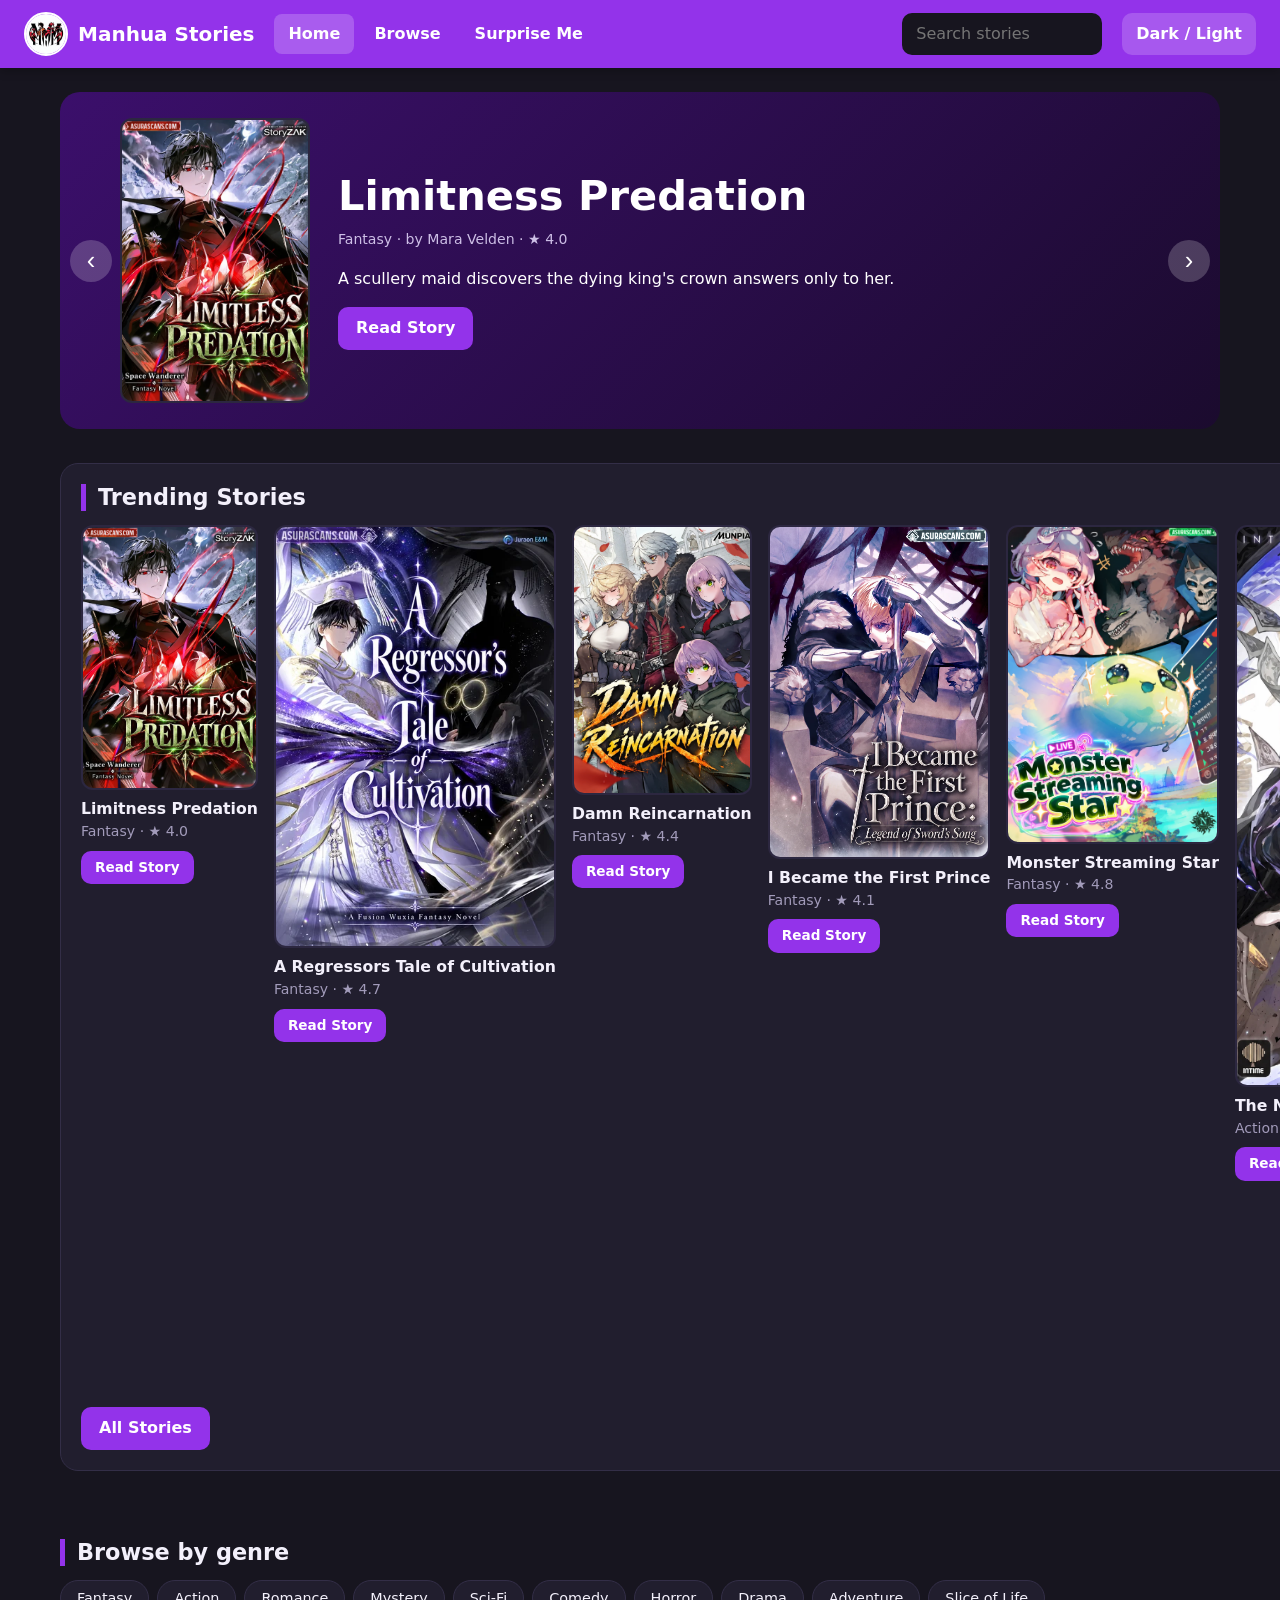
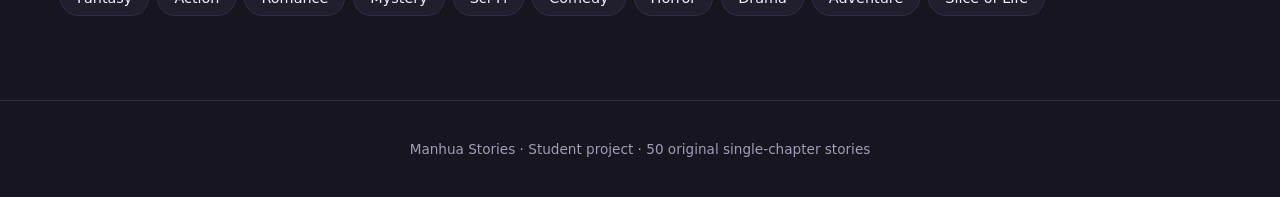
<file: index.html>
<!DOCTYPE html>
<html lang="en">
<head>
  <meta charset="utf-8">
  <meta name="viewport" content="width=device-width, initial-scale=1">
  <title>Manhua Stories</title>
  <link rel="stylesheet" href="css/style.css">
</head>
<body data-page="home">
  <header class="top">
    <div class="brand">
      <!-- LOGO: put your logo at images/logo.png -->
      <div class="pic logo"><img src="images/logo.png" alt="Site logo" onerror="this.remove()"><span>LOGO</span></div>
      <a class="name" href="index.html">Manhua Stories</a>
    </div>
    <nav aria-label="Main navigation">
      <a href="index.html">Home</a>
      <a href="browse.html">Browse</a>
      <a href="#" id="rand">Surprise Me</a>
    </nav>
    <form action="browse.html" role="search">
      <input type="search" name="q" id="search" placeholder="Search stories" aria-label="Search stories">
    </form>
    <button class="theme" id="themeBtn" type="button">Dark / Light</button>
  </header>

  <main>
    <section class="hero" aria-label="Featured stories">
      <div id="slides"></div>
      <button class="arrow l" id="prev" type="button" aria-label="Previous story">‹</button>
      <button class="arrow r" id="next" type="button" aria-label="Next story">›</button>
    </section>

    <div class="cols" style="margin-top:34px">
      <section class="panel">
        <h2 class="sec">Trending Stories</h2>
        <div class="row" id="trending"></div>
        <p style="margin:12px 0 0"><a class="btn" href="browse.html">All Stories</a></p>
      </section>
      <aside class="panel" aria-label="Popular stories">
        <h2 class="sec">Popular</h2>
        <ol id="popular"></ol>
      </aside>
    </div>

    <section style="margin-top:34px">
      <h2 class="sec">Browse by genre</h2>
      <div class="chips" id="genres"></div>
    </section>
  </main>

  <footer>
    <p>Manhua Stories · Student project · 50 original single-chapter stories</p>
  </footer>
  <script src="js/script.js"></script>
</body>
</html>
</file>
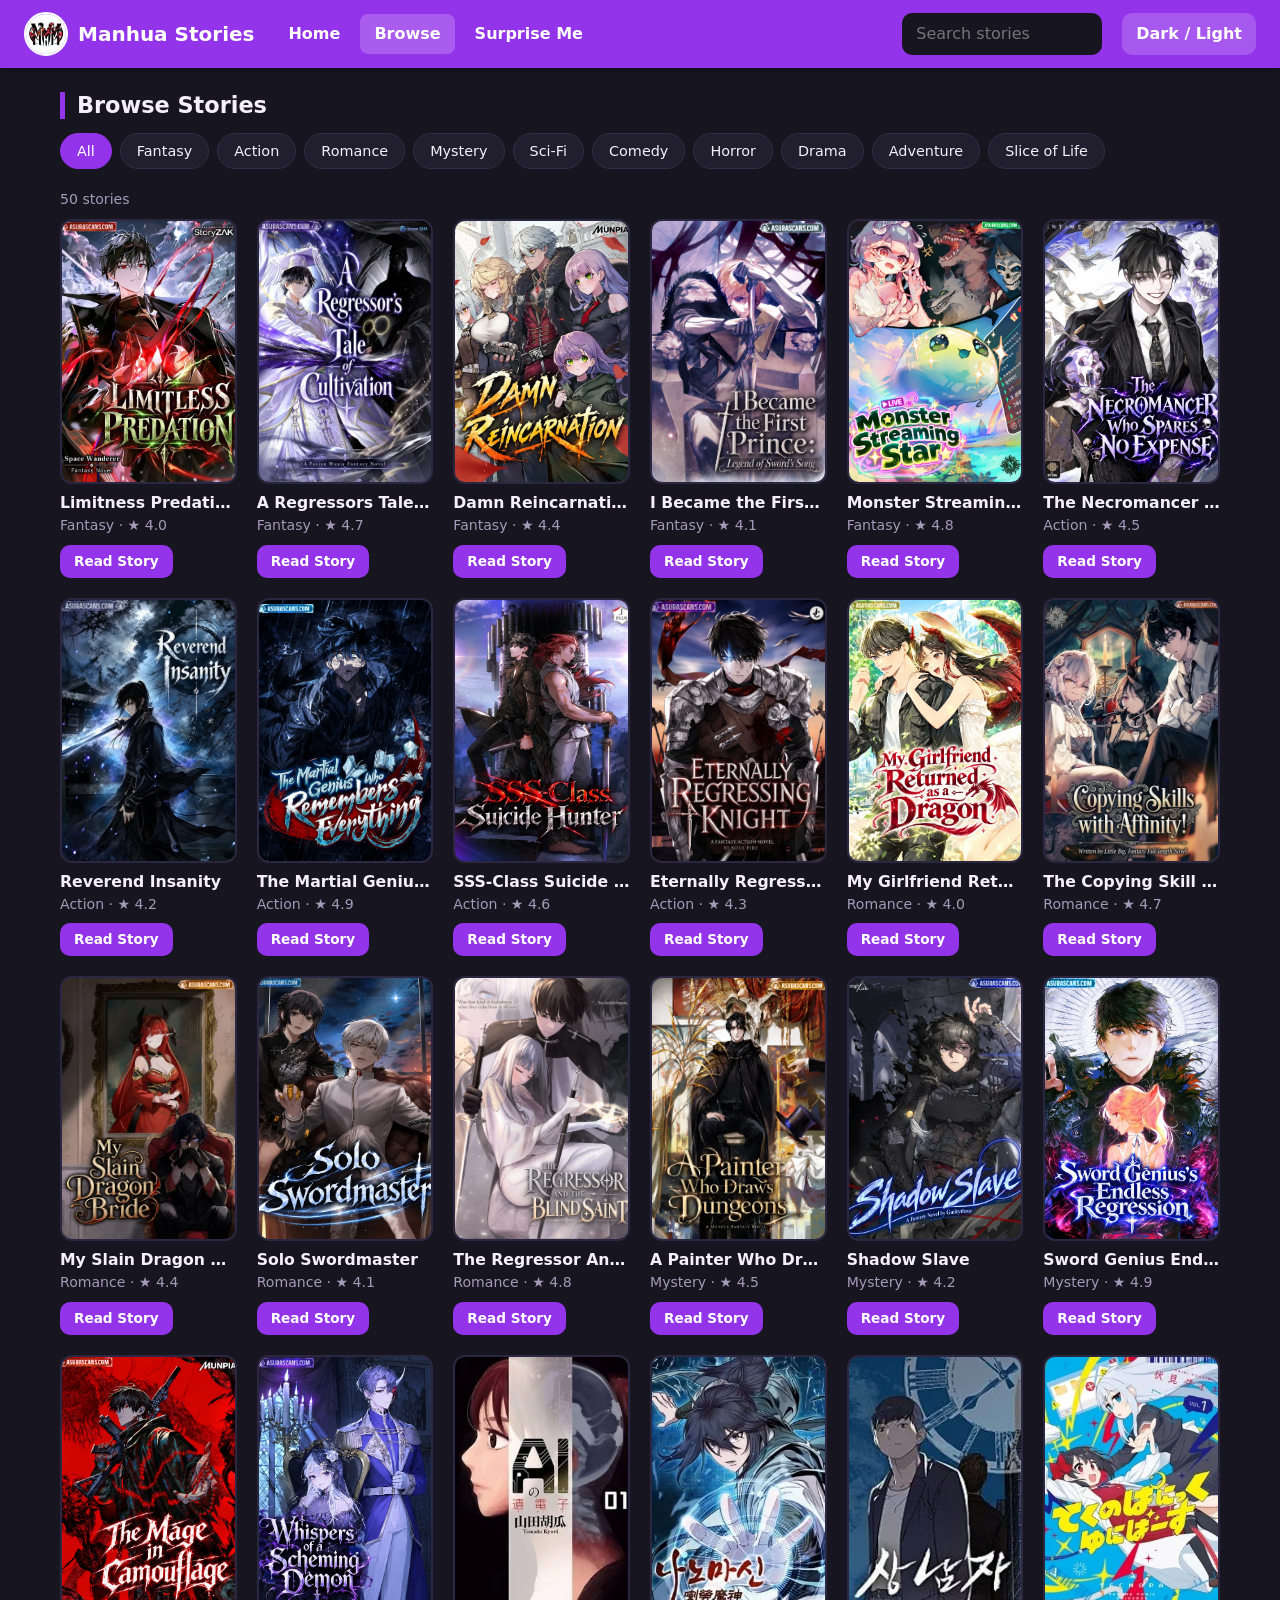
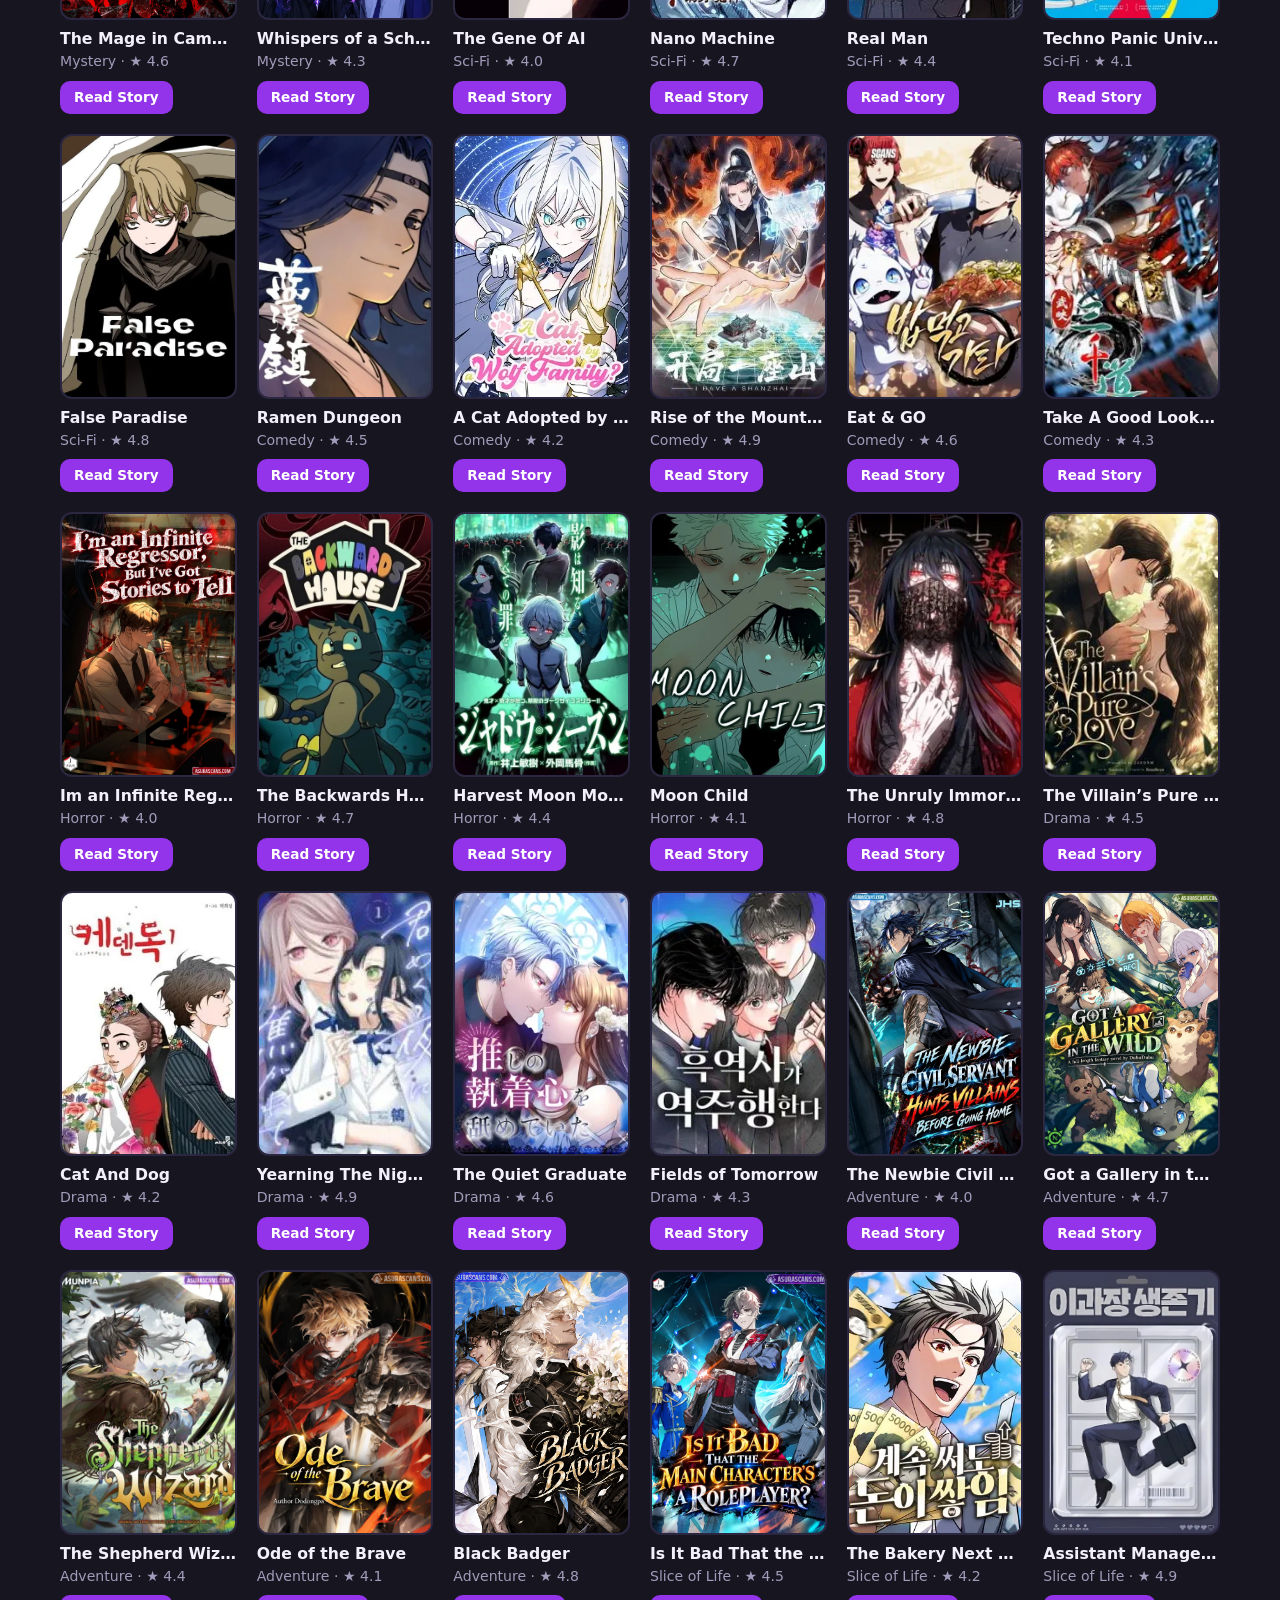
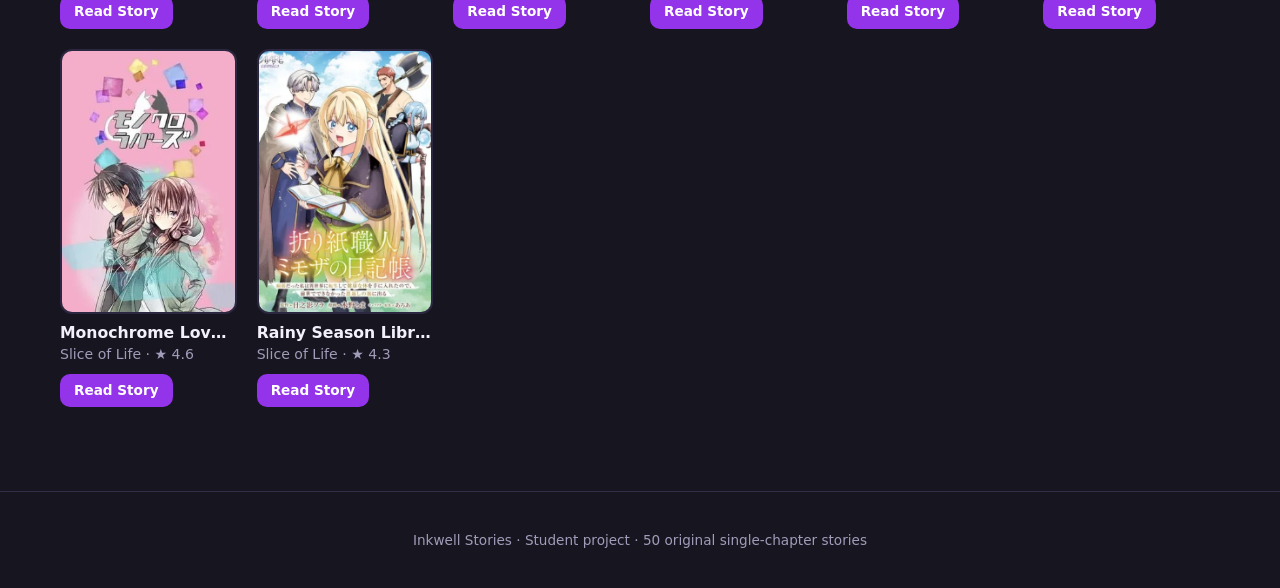
<file: browse.html>
<!DOCTYPE html>
<html lang="en">
<head>
  <meta charset="utf-8">
  <meta name="viewport" content="width=device-width, initial-scale=1">
  <title>Browse Stories - Manhua Stories</title>
  <link rel="stylesheet" href="css/style.css">
</head>
<body data-page="browse">
  <header class="top">
    <div class="brand">
      <!-- LOGO: put your logo at images/logo.png -->
      <div class="pic logo"><img src="images/logo.png" alt="Site logo" onerror="this.remove()"><span>LOGO</span></div>
      <a class="name" href="index.html">Manhua Stories</a>
    </div>
    <nav aria-label="Main navigation">
      <a href="index.html">Home</a>
      <a href="browse.html">Browse</a>
      <a href="#" id="rand">Surprise Me</a>
    </nav>
    <form action="browse.html" role="search">
      <input type="search" name="q" id="search" placeholder="Search stories" aria-label="Search stories">
    </form>
    <button class="theme" id="themeBtn" type="button">Dark / Light</button>
  </header>

  <main>
    <section>
      <h2 class="sec">Browse Stories</h2>
      <div class="chips" id="chips"></div>
      <p class="mu" id="count" aria-live="polite"></p>
      <div class="grid" id="grid"></div>
    </section>
  </main>

  <footer>
    <p>Inkwell Stories · Student project · 50 original single-chapter stories</p>
  </footer>
  <script src="js/script.js"></script>
</body>
</html>
</file>
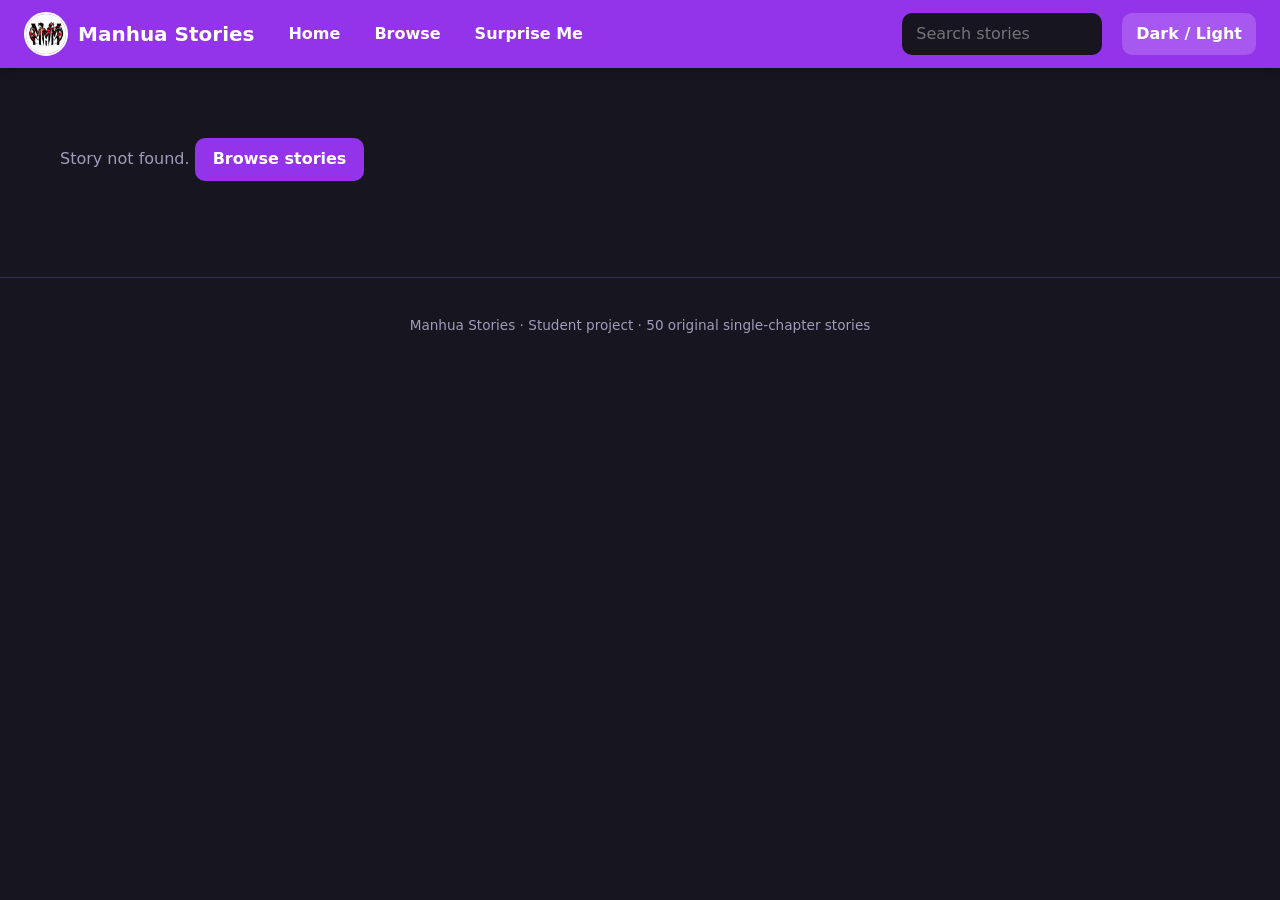
<file: story.html>
<!DOCTYPE html>
<html lang="en">
<head>
  <meta charset="utf-8">
  <meta name="viewport" content="width=device-width, initial-scale=1">
  <title>Manhua Stories</title>
  <link rel="stylesheet" href="css/style.css">
</head>
<body data-page="story">
  <div id="bar" aria-hidden="true"></div>
  <header class="top">
    <div class="brand">
      <!-- LOGO: put your logo at images/logo.png -->
      <div class="pic logo"><img src="images/logo.png" alt="Site logo" onerror="this.remove()"><span>LOGO</span></div>
      <a class="name" href="index.html">Manhua Stories</a>
    </div>
    <nav aria-label="Main navigation">
      <a href="index.html">Home</a>
      <a href="browse.html">Browse</a>
      <a href="#" id="rand">Surprise Me</a>
    </nav>
    <form action="browse.html" role="search">
      <input type="search" name="q" id="search" placeholder="Search stories" aria-label="Search stories">
    </form>
    <button class="theme" id="themeBtn" type="button">Dark / Light</button>
  </header>

  <main>
    <article id="story"></article>
  </main>

  <footer>
    <p>Manhua Stories · Student project · 50 original single-chapter stories</p>
  </footer>
  <script src="js/script.js"></script>
</body>
</html>
</file>
<file: css/style.css>
:root{--bg:#17151f;--sf:#211e2e;--tx:#f3f0fb;--mu:#a29bba;--ln:#332e47;--pu:#9333ea;--pu2:#7c22c9;--box:#2c2740}
[data-theme="light"]{--bg:#f4f1fa;--sf:#ffffff;--tx:#1c1730;--mu:#6c6585;--ln:#ddd5ee;--box:#e7e0f4}
*{box-sizing:border-box}
body{margin:0;background:var(--bg);color:var(--tx);font-family:"Segoe UI",system-ui,Arial,sans-serif;line-height:1.55}
a{color:inherit;text-decoration:none}
img{max-width:100%}
h1,h2,h3{line-height:1.2;margin:0 0 8px}
.mu{color:var(--mu);font-size:.88rem;margin:2px 0 8px}

/* header + nav */
.top{background:var(--pu);color:#fff;display:flex;align-items:center;gap:20px;padding:12px 24px;flex-wrap:wrap;position:sticky;top:0;z-index:10;box-shadow:0 2px 10px rgba(0,0,0,.3)}
.brand{display:flex;align-items:center;gap:10px}
.name{font-weight:800;font-size:1.25rem}
.top nav{display:flex;gap:6px}
.top nav a{padding:8px 14px;border-radius:8px;font-weight:600}
.top nav a:hover,.top nav a.on{background:rgba(255,255,255,.2)}
.top form{margin-left:auto;display:flex}
.top input{padding:9px 14px;border-radius:10px;border:0;background:#17151f;color:#fff;width:200px;font:inherit}
.theme{background:rgba(255,255,255,.18);color:#fff;border:0;border-radius:10px;padding:9px 14px;cursor:pointer;font:inherit;font-weight:600}
.theme:hover{background:rgba(255,255,255,.3)}

/* image placeholder boxes (label shows until a real image loads) */
.pic{position:relative;background:var(--box);border:2px dashed var(--mu);border-radius:12px;overflow:hidden;display:flex;align-items:center;justify-content:center;text-align:center;color:var(--mu);font-size:.75rem;font-weight:600;padding:6px;word-break:break-all}
.pic img{position:absolute;inset:0;width:100%;height:100%;object-fit:cover}
.pic img~span{display:none}
.pic:has(img){border-style:solid;border-color:transparent}
.pic.logo{width:44px;height:44px;font-size:.5rem;border-radius:50%;background:rgba(255,255,255,.2);color:#fff;border-color:#fff}
.pic.cv{aspect-ratio:2/3;width:100%}
.pic.wide{aspect-ratio:16/9;width:100%;margin:12px 0 18px}

main{max-width:1200px;margin:0 auto;padding:24px 20px 50px}
section{margin-bottom:34px}
h2.sec{font-size:1.4rem;margin:0 0 14px;padding-left:12px;border-left:5px solid var(--pu)}

/* hero slideshow */
.hero{position:relative;background:linear-gradient(135deg,#3b0f6b,#1b0b2e);border-radius:20px;padding:26px 60px;color:#fff;min-height:330px}
.slide{display:none;grid-template-columns:190px 1fr;gap:28px;align-items:center}
.slide.on{display:grid}
.slide h2{font-size:clamp(1.6rem,3.5vw,2.6rem)}
.slide .mu{color:#cdbfe6}
.arrow{position:absolute;top:50%;transform:translateY(-50%);width:42px;height:42px;border-radius:50%;border:0;background:rgba(255,255,255,.2);color:#fff;font-size:1.6rem;cursor:pointer}
.arrow:hover{background:var(--pu)}
.arrow.l{left:10px}.arrow.r{right:10px}

/* buttons */
.btn,button.btn{display:inline-block;background:var(--pu);color:#fff;border:0;border-radius:10px;padding:9px 18px;font:inherit;font-weight:700;cursor:pointer;transition:background .2s,transform .2s}
.btn:hover{background:var(--pu2);transform:translateY(-2px)}
.btn.alt{background:var(--sf);color:var(--tx);border:1px solid var(--ln)}
.btn.alt:hover{border-color:var(--pu)}
.btn.liked{background:#e0245e}

/* layout */
.cols{display:grid;grid-template-columns:1fr 320px;gap:24px;align-items:start}
.panel{background:var(--sf);border:1px solid var(--ln);border-radius:18px;padding:20px}
.row{display:flex;gap:16px;overflow-x:auto;padding-bottom:10px}
.row .card{flex:0 0 160px}
.grid{display:grid;grid-template-columns:repeat(auto-fill,minmax(170px,1fr));gap:20px}
.card{transition:transform .2s}
.card:hover{transform:translateY(-6px)}
.card:hover .pic{border-color:var(--pu)}
.card h3{font-size:.98rem;margin:10px 0 0;white-space:nowrap;overflow:hidden;text-overflow:ellipsis}
.card .btn{padding:6px 14px;font-size:.85rem}

/* popular list */
#popular{list-style:none;margin:0;padding:0;display:grid;gap:14px}
#popular li a{display:grid;grid-template-columns:56px 1fr;gap:12px;align-items:center}
#popular .pic{aspect-ratio:2/3;font-size:.5rem;padding:2px}
#popular b{display:block}
.rank{display:inline-grid;place-items:center;width:22px;height:22px;border-radius:50%;background:var(--pu);color:#fff;font-size:.75rem;margin-right:6px}

/* chips */
.chips{display:flex;gap:8px;flex-wrap:wrap;margin-bottom:20px}
.chip{background:var(--sf);color:var(--tx);border:1px solid var(--ln);border-radius:999px;padding:6px 16px;cursor:pointer;font:inherit;font-size:.9rem}
.chip:hover{border-color:var(--pu)}
.chip.on{background:var(--pu);border-color:var(--pu);color:#fff}

/* story page */
#bar{position:fixed;top:0;left:0;height:4px;width:0;background:#ff5a96;z-index:50}
.sbox{display:grid;grid-template-columns:220px 1fr;gap:28px;align-items:start;margin-bottom:28px}
.sbox h1{font-size:clamp(1.7rem,4vw,2.6rem)}
.acts{display:flex;gap:10px;flex-wrap:wrap;margin:12px 0}
.reader{background:var(--sf);border:1px solid var(--ln);border-radius:18px;padding:28px clamp(18px,5vw,48px);max-width:820px;margin:0 auto 24px}
.reader h2{font-size:1.6rem;margin-bottom:6px}
.reader p{font-size:1.1rem;line-height:1.9;font-family:Georgia,"Times New Roman",serif}
.pn{display:flex;justify-content:space-between;gap:12px;max-width:820px;margin:0 auto}
.empty{color:var(--mu);padding:30px 0}

footer{text-align:center;padding:24px;color:var(--mu);border-top:1px solid var(--ln);font-size:.85rem}

:focus-visible{outline:2px solid #ff5a96;outline-offset:2px}

@media(max-width:820px){
 .cols{grid-template-columns:1fr}
 .top form{margin-left:0;width:100%}.top input{width:100%}
 .hero{padding:20px 50px}
 .slide.on,.sbox{grid-template-columns:1fr}
 .slide .pic,.sbox .pic{max-width:160px}
}
</file>
